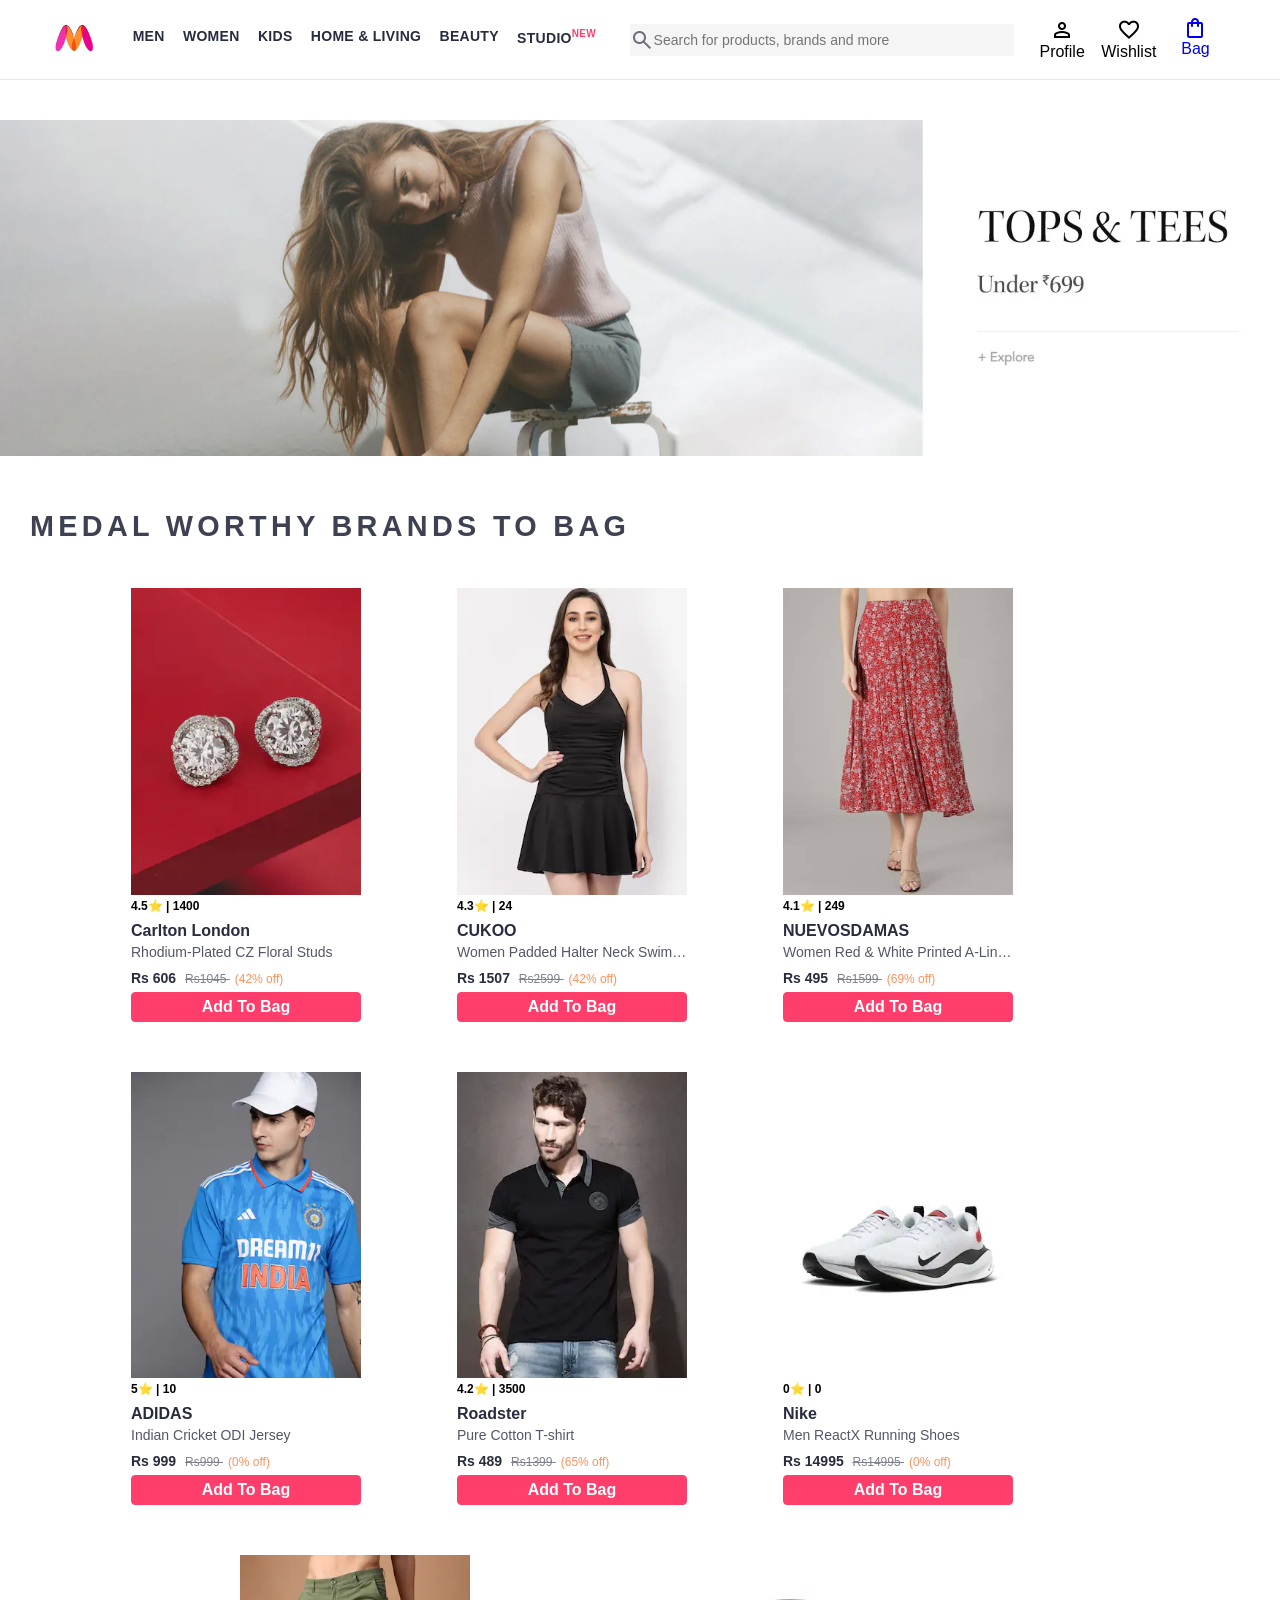
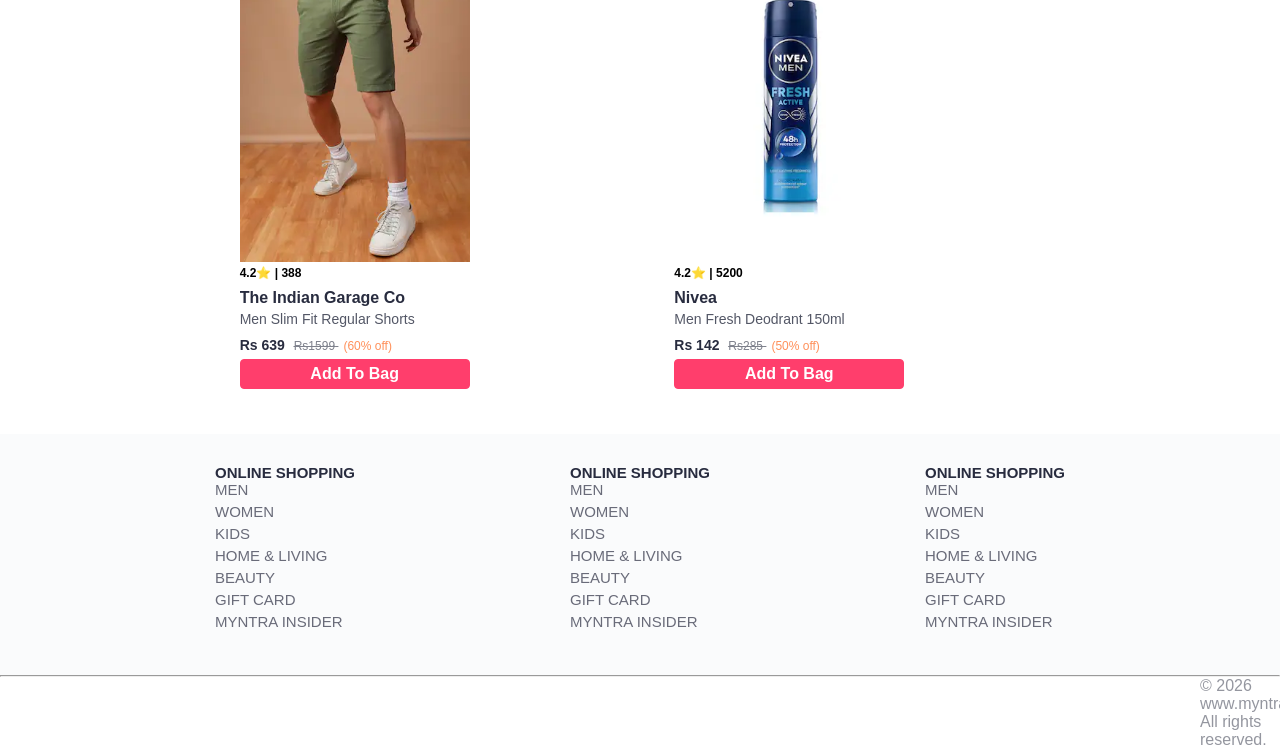
<file: index.html>
<!doctype html>
<html lang="en">
  <head>
    <link
      href="https://fonts.googleapis.com/css2?family=Material+Symbols+Outlined"
      rel="stylesheet"
    />

    <link rel="stylesheet" href="CSS/index.css" />
    <meta charset="UTF-8" />
    <meta name="viewport" content="width=device-width, initial-scale=1.0" />
    <title>Myntra</title>
  </head>
  <body>
    <header>
      <div class="logo_container">
        <a href="#"
          ><img
            class="myntra_home"
            src="image/myntra_logo.webp"
            alt="logo_myntra"
        /></a>
      </div>

      <nav class="nav_bar">
        <a href="#">MEN</a>
        <a href="#">WOMEN</a>
        <a href="#">KIDS</a>
        <a href="#">HOME & LIVING</a>
        <a href="#">BEAUTY</a>
        <a href="#">STUDIO<sup>NEW</sup></a>
      </nav>

      <div class="search_bar">
        <span class="material-symbols-outlined search_icon icon">search</span>
        <input
          class="search_input"
          placeholder="Search for products, brands and more"
        />
      </div>
      <div class="action_bar">
        <div class="action_container">
          <span class="material-symbols-outlined action_icon">person</span>

          <span class="action_name">Profile</span>
        </div>

        <div class="action_container">
          <span class="material-symbols-outlined action_icon">favorite</span>

          <span class="action_name">Wishlist</span>
        </div>

        <a href="bag.html" class="action_container">
          <span class="material-symbols-outlined action_icon"
            >shopping_bag</span
          >
          <span class="action_name">Bag</span>
          <span class="bagitemCount">0</span>
        </a>
      </div>
    </header>
    <main>
      <div class="banner_container">
        <img class="banner_image" src="images/banner.jpg" alt="" />
      </div>
      <div class="Categories_heading">Medal Worthy Brands To Bag</div>

      <div class="items-container"></div>
    </main>

    <footer>
      <div class="fotter_container">
        <div class="fotter_column">
          <h3 class="online_shopping">ONLINE SHOPPING</h3>
          <a href="#">MEN</a>
          <a href="#">WOMEN</a>
          <a href="#">KIDS</a>
          <a href="#">HOME & LIVING</a>
          <a href="#">BEAUTY</a>
          <a href="#">GIFT CARD</a>
          <a href="#">MYNTRA INSIDER</a>
        </div>
        <div class="fotter_column">
          <h3 class="online_shopping">ONLINE SHOPPING</h3>
          <a href="#">MEN</a>
          <a href="#">WOMEN</a>
          <a href="#">KIDS</a>
          <a href="#">HOME & LIVING</a>
          <a href="#">BEAUTY</a>
          <a href="#">GIFT CARD</a>
          <a href="#">MYNTRA INSIDER</a>
        </div>
        <div class="fotter_column">
          <h3 class="online_shopping">ONLINE SHOPPING</h3>
          <a href="#">MEN</a>
          <a href="#">WOMEN</a>
          <a href="#">KIDS</a>
          <a href="#">HOME & LIVING</a>
          <a href="#">BEAUTY</a>
          <a href="#">GIFT CARD</a>
          <a href="#">MYNTRA INSIDER</a>
        </div>
      </div>
    </footer>
    <hr />
    <div>
      <div class="copywright">© 2026 www.myntra.com. All rights reserved.</div>
    </div>
    <script src="JS/data.js"></script>
    <script src="JS/index.js"></script>
  </body>
</html>
</file>
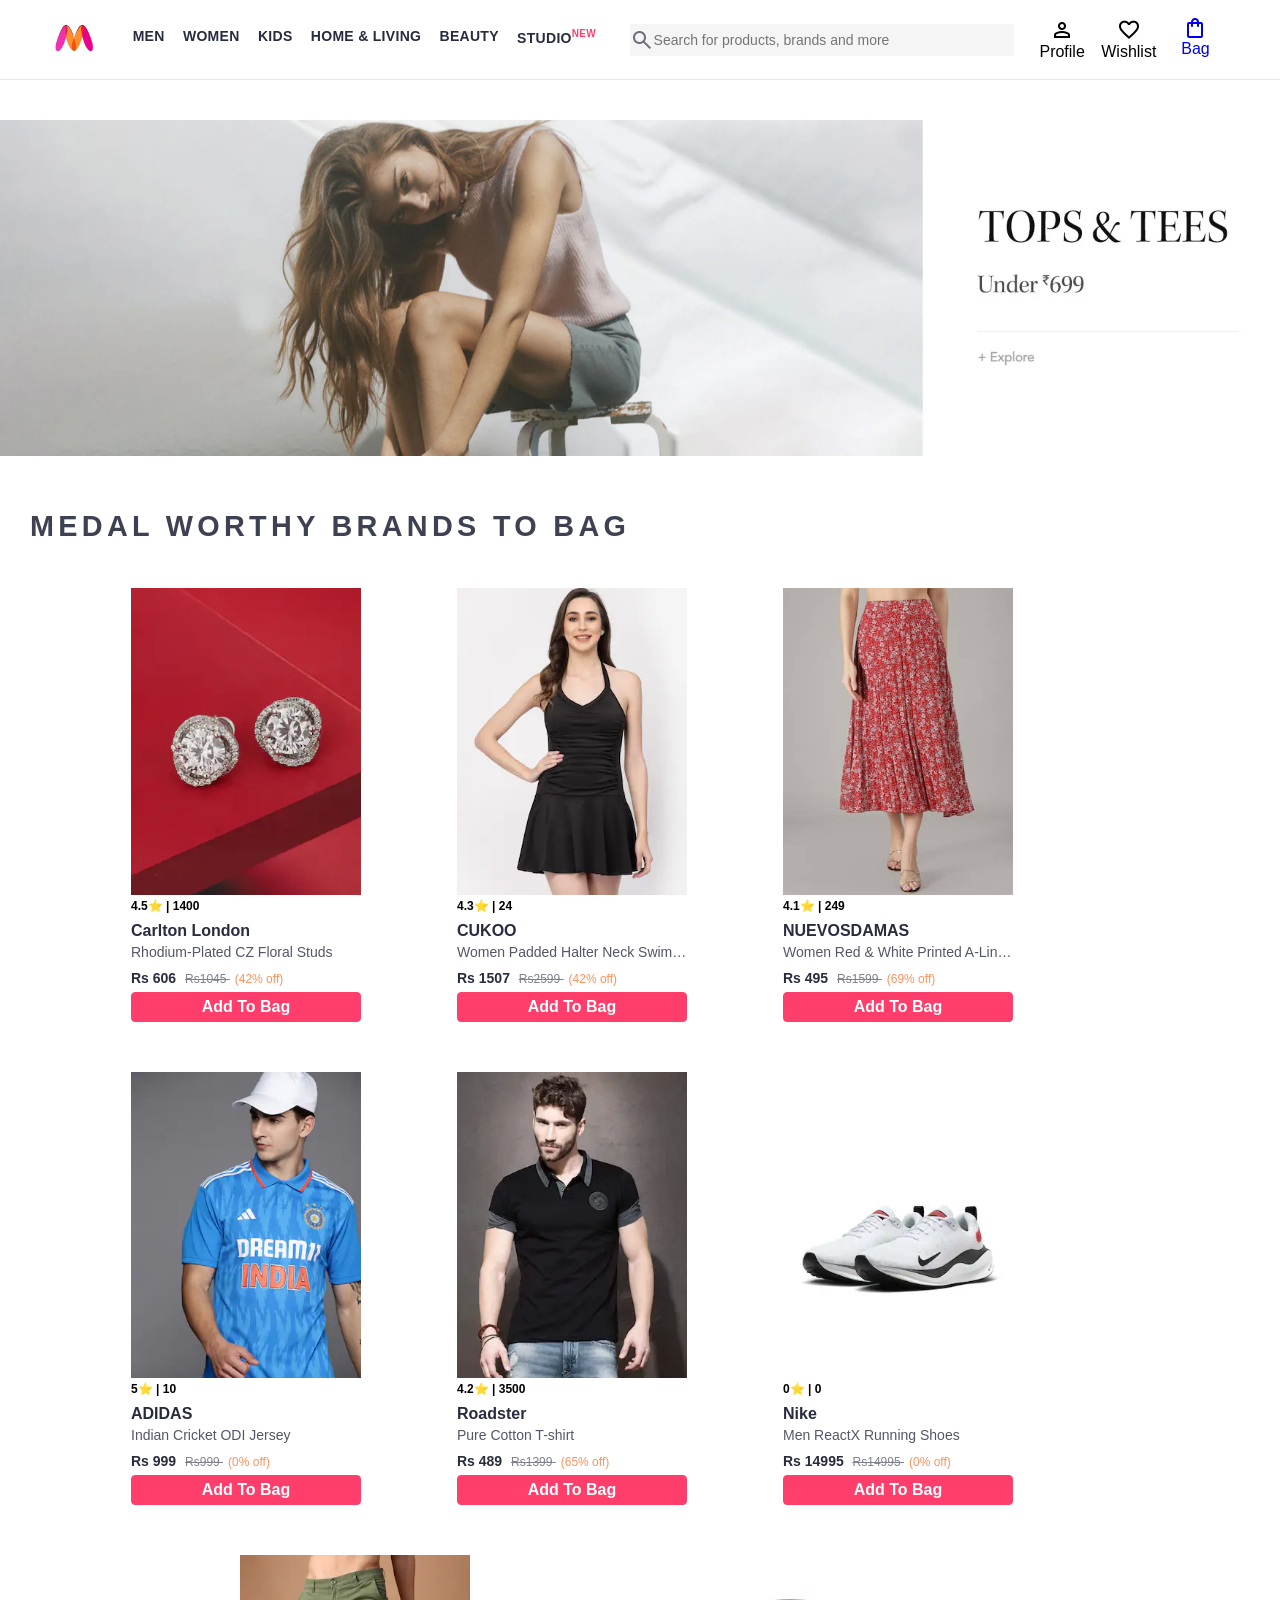
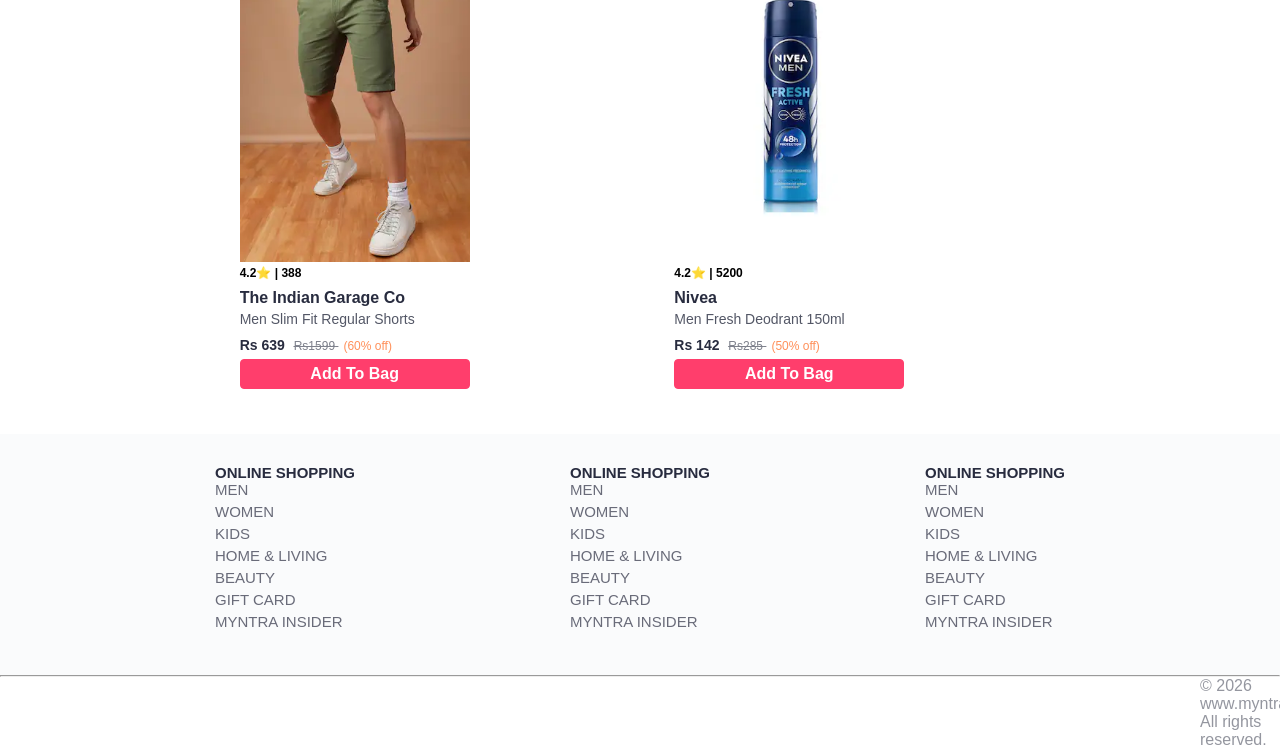
<file: MYNTRACLONE/HTML/index.html>
<!doctype html>
<html lang="en">
  <head>
    <link
      href="https://fonts.googleapis.com/css2?family=Material+Symbols+Outlined"
      rel="stylesheet"
    />

    <link rel="stylesheet" href="../CSS/index.css" />
    <meta charset="UTF-8" />
    <meta name="viewport" content="width=device-width, initial-scale=1.0" />
    <title>Myntra</title>
  </head>
  <body>
    <header>
      <div class="logo_container">
        <a href="#"
          ><img
            class="myntra_home"
            src="../images/myntra_logo.webp"
            alt="logo_myntra"
        /></a>
      </div>

      <nav class="nav_bar">
        <a href="#">MEN</a>
        <a href="#">WOMEN</a>
        <a href="#">KIDS</a>
        <a href="#">HOME & LIVING</a>
        <a href="#">BEAUTY</a>
        <a href="#">STUDIO<sup>NEW</sup></a>
      </nav>

      <div class="search_bar">
        <span class="material-symbols-outlined search_icon icon">search</span>
        <input
          class="search_input"
          placeholder="Search for products, brands and more"
        />
      </div>
      <div class="action_bar">
        <div class="action_container">
          <span class="material-symbols-outlined action_icon">person</span>

          <span class="action_name">Profile</span>
        </div>

        <div class="action_container">
          <span class="material-symbols-outlined action_icon">favorite</span>

          <span class="action_name">Wishlist</span>
        </div>

        <a href="bag.html" class="action_container">
          <span class="material-symbols-outlined action_icon"
            >shopping_bag</span
          >
          <span class="action_name">Bag</span>
          <span class="bagitemCount">0</span>
        </a>
      </div>
    </header>
    <main>
      <div class="banner_container">
        <img class="banner_image" src="../images/banner.jpg" alt="" />
      </div>
      <div class="Categories_heading">Medal Worthy Brands To Bag</div>

      <div class="items-container"></div>
    </main>

    <footer>
      <div class="fotter_container">
        <div class="fotter_column">
          <h3 class="online_shopping">ONLINE SHOPPING</h3>
          <a href="#">MEN</a>
          <a href="#">WOMEN</a>
          <a href="#">KIDS</a>
          <a href="#">HOME & LIVING</a>
          <a href="#">BEAUTY</a>
          <a href="#">GIFT CARD</a>
          <a href="#">MYNTRA INSIDER</a>
        </div>
        <div class="fotter_column">
          <h3 class="online_shopping">ONLINE SHOPPING</h3>
          <a href="#">MEN</a>
          <a href="#">WOMEN</a>
          <a href="#">KIDS</a>
          <a href="#">HOME & LIVING</a>
          <a href="#">BEAUTY</a>
          <a href="#">GIFT CARD</a>
          <a href="#">MYNTRA INSIDER</a>
        </div>
        <div class="fotter_column">
          <h3 class="online_shopping">ONLINE SHOPPING</h3>
          <a href="#">MEN</a>
          <a href="#">WOMEN</a>
          <a href="#">KIDS</a>
          <a href="#">HOME & LIVING</a>
          <a href="#">BEAUTY</a>
          <a href="#">GIFT CARD</a>
          <a href="#">MYNTRA INSIDER</a>
        </div>
      </div>
    </footer>
    <hr />
    <div>
      <div class="copywright">© 2026 www.myntra.com. All rights reserved.</div>
    </div>
    <script src="../JS/data.js"></script>
    <script src="../JS/index.js"></script>
  </body>
</html>
</file>
<file: CSS/index.css>
* {
  margin: 0;
  padding: 0;
  font-family:
    Figtree-Regular,
    -apple-system,
    BlinkMacSystemFont,
    Segoe UI,
    Roboto,
    Helvetica,
    Arial,
    sans-serif;
  box-sizing: border-box;
  body {
    overflow-x: hidden;
  }
}
header {
  border-bottom: 1px solid rgb(235, 228, 228);
  display: flex;
  background-color: #ffffff;
  height: 80px;
  justify-content: space-between;
  align-items: center;
}
.myntra_home {
  height: 36px;
}
.logo_container {
  margin-left: 4%;
}
.nav_bar {
  display: flex;

  justify-content: space-evenly;

  min-width: 500px;
}
.nav_bar a {
  text-decoration: none;
  font-size: 14px;
  letter-spacing: 0.3px;
  color: #282c3f;
  font-weight: 700;
  padding: 26px 0px;
  border-bottom: 5px solid white;
}
.nav_bar a sup {
  color: #ff3f6c;
  font-size: 10px;
}
.nav_bar a:hover {
  border-bottom: 5px solid rgb(225, 136, 140);
}
script {
  color: red;
  font-size: 10px;
}

.search_bar {
  font-size: 14px;
  height: 80px;
  line-height: 24px;
  color: #696e79;
  min-width: 160px;
  width: 30%;
  display: flex;
  align-items: center;
  box-sizing: border-box;
}
.icon {
  display: flex;
}
.search_input {
  width: 600px;
  height: 32px;
  flex-grow: 1;
  background-color: #f5f5f6;
  font-size: 14px;

  line-height: 24px;
  color: #696e79;
  border: 0px;
  /* box-sizing: content-box; */
}
.search_icon {
  height: 32px;
  width: 30px;
  align-items: center;
  background: #f5f5f6;
  justify-content: space-between;
  border-radius:
    4px,
    0,
    0 4px;
}

.action_bar {
  height: 47px;
  margin-right: 4%;
}
.material-symbols-outlined {
  font-variation-settings:
    "FILL" 0,
    "wght" 400,
    "GRAD" 0,
    "opsz" 24;
}
.action_bar {
  display: flex;
  min-width: 200px;
  justify-content: space-between;
}

.action_container {
  position: relative;
  display: flex;
  justify-content: space-evenly;
  flex-direction: column;
  align-items: center;
  flex: 1; /* ✅ makes each item take equal space */
}

/* Main section................................................... */

.banner_container {
  margin: 40px 0px;
}
.banner_image {
  width: 100%;
}

.Categories_heading {
  text-transform: uppercase;
  color: #3e4152;
  letter-spacing: 0.15em;
  font-size: 1.8em;
  margin: 50px 0 10px 30px;
  max-height: 5em;
  font-weight: 700;
}
.categories_item,
.items-container {
  display: flex;
  flex-wrap: wrap;
  justify-content: space-evenly;
}

.slae {
  display: flex;
  justify-content: space-evenly;
  width: 200px;
}
.Offers_heading {
  text-transform: uppercase;
  color: #3e4152;
  letter-spacing: 0.15em;
  font-size: 1.8em;
  margin: 50px 0 10px 30px;
  max-height: 5em;
  font-weight: 700;
}

.fotter_container {
  padding: 30px 0px 40px 0px;
  background: #fafbfc;
  display: flex;
  justify-content: space-evenly;
}
.fotter_column {
  display: flex;
  flex-direction: column;
}
.fotter_column a {
  text-decoration: none;
  color: #696b79;
  display: block;
  font-size: 15px;
  padding-bottom: 5px;
}
.online_shopping {
  font-size: 15px;
  font-weight: 700;
  color: #282c3f;
  font-family:
    Figtree-Regular,
    -apple-system,
    BlinkMacSystemFont,
    Segoe UI,
    Roboto,
    Helvetica,
    Arial,
    sans-serif;
}
.copywright {
  color: #94969f;
  margin-left: 1200px;
}
.items-container {
  width: 80%;
  margin: 20px 60px;
}
.item-container {
  margin: 15px;
  width: 250px;
  padding: 10px;
}
.item-image {
  width: 100%;
}
.rating {
  font-size: 12px;
  font-weight: 700;
}
.item-company {
  margin-top: 10px;
  font-size: 16px;
  font-weight: 700;
  line-height: 1;
  color: #282c3f;
  margin-bottom: 6px;
  overflow: hidden;
  text-overflow: ellipsis;
  white-space: nowrap;
}

.item-name {
  height: 16px;
  color: #535766;
  font-size: 14px;
  line-height: 1;
  margin-bottom: 0px;
  margin-top: 0px;
  overflow: hidden;
  text-overflow: ellipsis;
  white-space: nowrap;
  font-weight: 400;
  display: block;
}

.item-price {
  margin-top: 10px;
  font-size: 14px;
  line-height: 15px;
  color: #282c3f;
  white-space: nowrap;
}
.current-price {
  margin: 10px 0 6px;
  font-weight: 700;
}
.previous-price {
  text-decoration: line-through;
  color: #7e818c;
  font-weight: 400;
  margin-left: 5px;
  font-size: 12px;
}
.item-off {
  color: #ff905a;
  font-weight: 400;
  font-size: 12px;
  margin-left: 5px;
}
.bag-button {
  padding: 5px;
  width: 100%;
  border-radius: 4px;
  margin-top: 5px;
  font-size: 16px;
  min-height: 22px;
  font-weight: 700;
  cursor: pointer;
  background-color: #ff3e6c;
  border: 1px solid #ff3e6c;
  color: #fff;
}
button:hover {
  cursor: pointer;
}
.bagitemCount {
  background-color: #f16565;
  white-space: nowrap;
  text-align: center;
  line-height: 18px;
  padding: 0 6px;
  height: 18px;
  position: relative;
  border-radius: 50%;
  font-size: 12px;
  color: #fff;
  left: 13px;
  top: -44px;
  font-weight: 700;
  cursor: pointer;
}
.action_container {
  display: flex table-row;
  text-decoration: none;
}
a.action_container:link {
  color: black rgb(0, 0, 0);
}
button:hover {
  border: 1.5px solid black;
  box-shadow: 7px 3px 2px;
}
/* .bannerImage {
  margin-top: 10px;
  width: 100%;
  height: 250px; /* adjust as needed */
/* object-fit: contain;
  overflow: hidden;
}
.bannerImage img {
  width: 100%;
  height: 100%;
  object-fit: cover;
} */
</file>
<file: MYNTRACLONE/CSS/index.css>
* {
  margin: 0;
  padding: 0;
  font-family:
    Figtree-Regular,
    -apple-system,
    BlinkMacSystemFont,
    Segoe UI,
    Roboto,
    Helvetica,
    Arial,
    sans-serif;
  box-sizing: border-box;
  body {
    overflow-x: hidden;
  }
}
header {
  border-bottom: 1px solid rgb(235, 228, 228);
  display: flex;
  background-color: #ffffff;
  height: 80px;
  justify-content: space-between;
  align-items: center;
}
.myntra_home {
  height: 36px;
}
.logo_container {
  margin-left: 4%;
}
.nav_bar {
  display: flex;

  justify-content: space-evenly;

  min-width: 500px;
}
.nav_bar a {
  text-decoration: none;
  font-size: 14px;
  letter-spacing: 0.3px;
  color: #282c3f;
  font-weight: 700;
  padding: 26px 0px;
  border-bottom: 5px solid white;
}
.nav_bar a sup {
  color: #ff3f6c;
  font-size: 10px;
}
.nav_bar a:hover {
  border-bottom: 5px solid rgb(225, 136, 140);
}
script {
  color: red;
  font-size: 10px;
}

.search_bar {
  font-size: 14px;
  height: 80px;
  line-height: 24px;
  color: #696e79;
  min-width: 160px;
  width: 30%;
  display: flex;
  align-items: center;
  box-sizing: border-box;
}
.icon {
  display: flex;
}
.search_input {
  width: 600px;
  height: 32px;
  flex-grow: 1;
  background-color: #f5f5f6;
  font-size: 14px;

  line-height: 24px;
  color: #696e79;
  border: 0px;
  /* box-sizing: content-box; */
}
.search_icon {
  height: 32px;
  width: 30px;
  align-items: center;
  background: #f5f5f6;
  justify-content: space-between;
  border-radius:
    4px,
    0,
    0 4px;
}

.action_bar {
  height: 47px;
  margin-right: 4%;
}
.material-symbols-outlined {
  font-variation-settings:
    "FILL" 0,
    "wght" 400,
    "GRAD" 0,
    "opsz" 24;
}
.action_bar {
  display: flex;
  min-width: 200px;
  justify-content: space-between;
}

.action_container {
  position: relative;
  display: flex;
  justify-content: space-evenly;
  flex-direction: column;
  align-items: center;
  flex: 1; /* ✅ makes each item take equal space */
}

/* Main section................................................... */

.banner_container {
  margin: 40px 0px;
}
.banner_image {
  width: 100%;
}

.Categories_heading {
  text-transform: uppercase;
  color: #3e4152;
  letter-spacing: 0.15em;
  font-size: 1.8em;
  margin: 50px 0 10px 30px;
  max-height: 5em;
  font-weight: 700;
}
.categories_item,
.items-container {
  display: flex;
  flex-wrap: wrap;
  justify-content: space-evenly;
}

.slae {
  display: flex;
  justify-content: space-evenly;
  width: 200px;
}
.Offers_heading {
  text-transform: uppercase;
  color: #3e4152;
  letter-spacing: 0.15em;
  font-size: 1.8em;
  margin: 50px 0 10px 30px;
  max-height: 5em;
  font-weight: 700;
}

.fotter_container {
  padding: 30px 0px 40px 0px;
  background: #fafbfc;
  display: flex;
  justify-content: space-evenly;
}
.fotter_column {
  display: flex;
  flex-direction: column;
}
.fotter_column a {
  text-decoration: none;
  color: #696b79;
  display: block;
  font-size: 15px;
  padding-bottom: 5px;
}
.online_shopping {
  font-size: 15px;
  font-weight: 700;
  color: #282c3f;
  font-family:
    Figtree-Regular,
    -apple-system,
    BlinkMacSystemFont,
    Segoe UI,
    Roboto,
    Helvetica,
    Arial,
    sans-serif;
}
.copywright {
  color: #94969f;
  margin-left: 1200px;
}
.items-container {
  width: 80%;
  margin: 20px 60px;
}
.item-container {
  margin: 15px;
  width: 250px;
  padding: 10px;
}
.item-image {
  width: 100%;
}
.rating {
  font-size: 12px;
  font-weight: 700;
}
.item-company {
  margin-top: 10px;
  font-size: 16px;
  font-weight: 700;
  line-height: 1;
  color: #282c3f;
  margin-bottom: 6px;
  overflow: hidden;
  text-overflow: ellipsis;
  white-space: nowrap;
}

.item-name {
  height: 16px;
  color: #535766;
  font-size: 14px;
  line-height: 1;
  margin-bottom: 0px;
  margin-top: 0px;
  overflow: hidden;
  text-overflow: ellipsis;
  white-space: nowrap;
  font-weight: 400;
  display: block;
}

.item-price {
  margin-top: 10px;
  font-size: 14px;
  line-height: 15px;
  color: #282c3f;
  white-space: nowrap;
}
.current-price {
  margin: 10px 0 6px;
  font-weight: 700;
}
.previous-price {
  text-decoration: line-through;
  color: #7e818c;
  font-weight: 400;
  margin-left: 5px;
  font-size: 12px;
}
.item-off {
  color: #ff905a;
  font-weight: 400;
  font-size: 12px;
  margin-left: 5px;
}
.bag-button {
  padding: 5px;
  width: 100%;
  border-radius: 4px;
  margin-top: 5px;
  font-size: 16px;
  min-height: 22px;
  font-weight: 700;
  cursor: pointer;
  background-color: #ff3e6c;
  border: 1px solid #ff3e6c;
  color: #fff;
}
button:hover {
  cursor: pointer;
}
.bagitemCount {
  background-color: #f16565;
  white-space: nowrap;
  text-align: center;
  line-height: 18px;
  padding: 0 6px;
  height: 18px;
  position: relative;
  border-radius: 50%;
  font-size: 12px;
  color: #fff;
  left: 13px;
  top: -44px;
  font-weight: 700;
  cursor: pointer;
}
.action_container {
  display: flex table-row;
  text-decoration: none;
}
a.action_container:link {
  color: black rgb(0, 0, 0);
}
button:hover {
  border: 1.5px solid black;
  box-shadow: 7px 3px 2px;
}
/* .bannerImage {
  margin-top: 10px;
  width: 100%;
  height: 250px; /* adjust as needed */
/* object-fit: contain;
  overflow: hidden;
}
.bannerImage img {
  width: 100%;
  height: 100%;
  object-fit: cover;
} */
</file>
